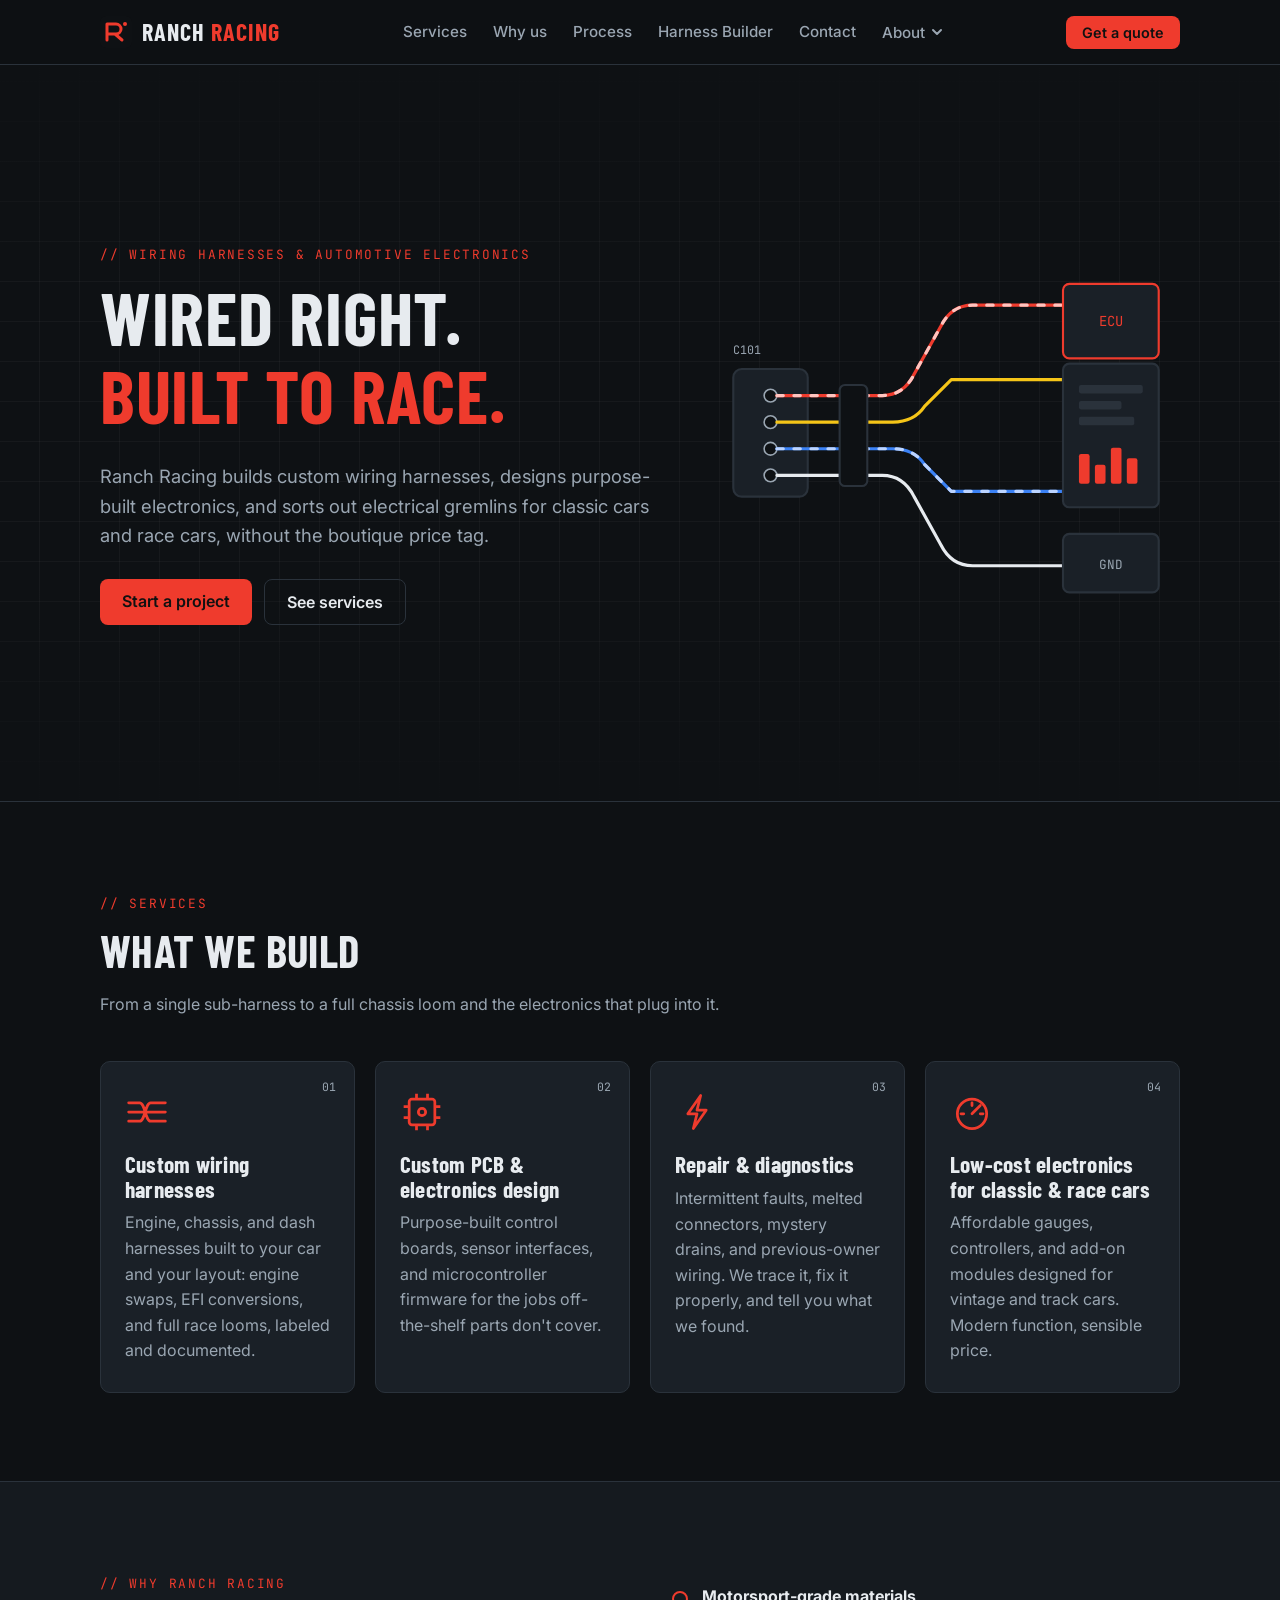
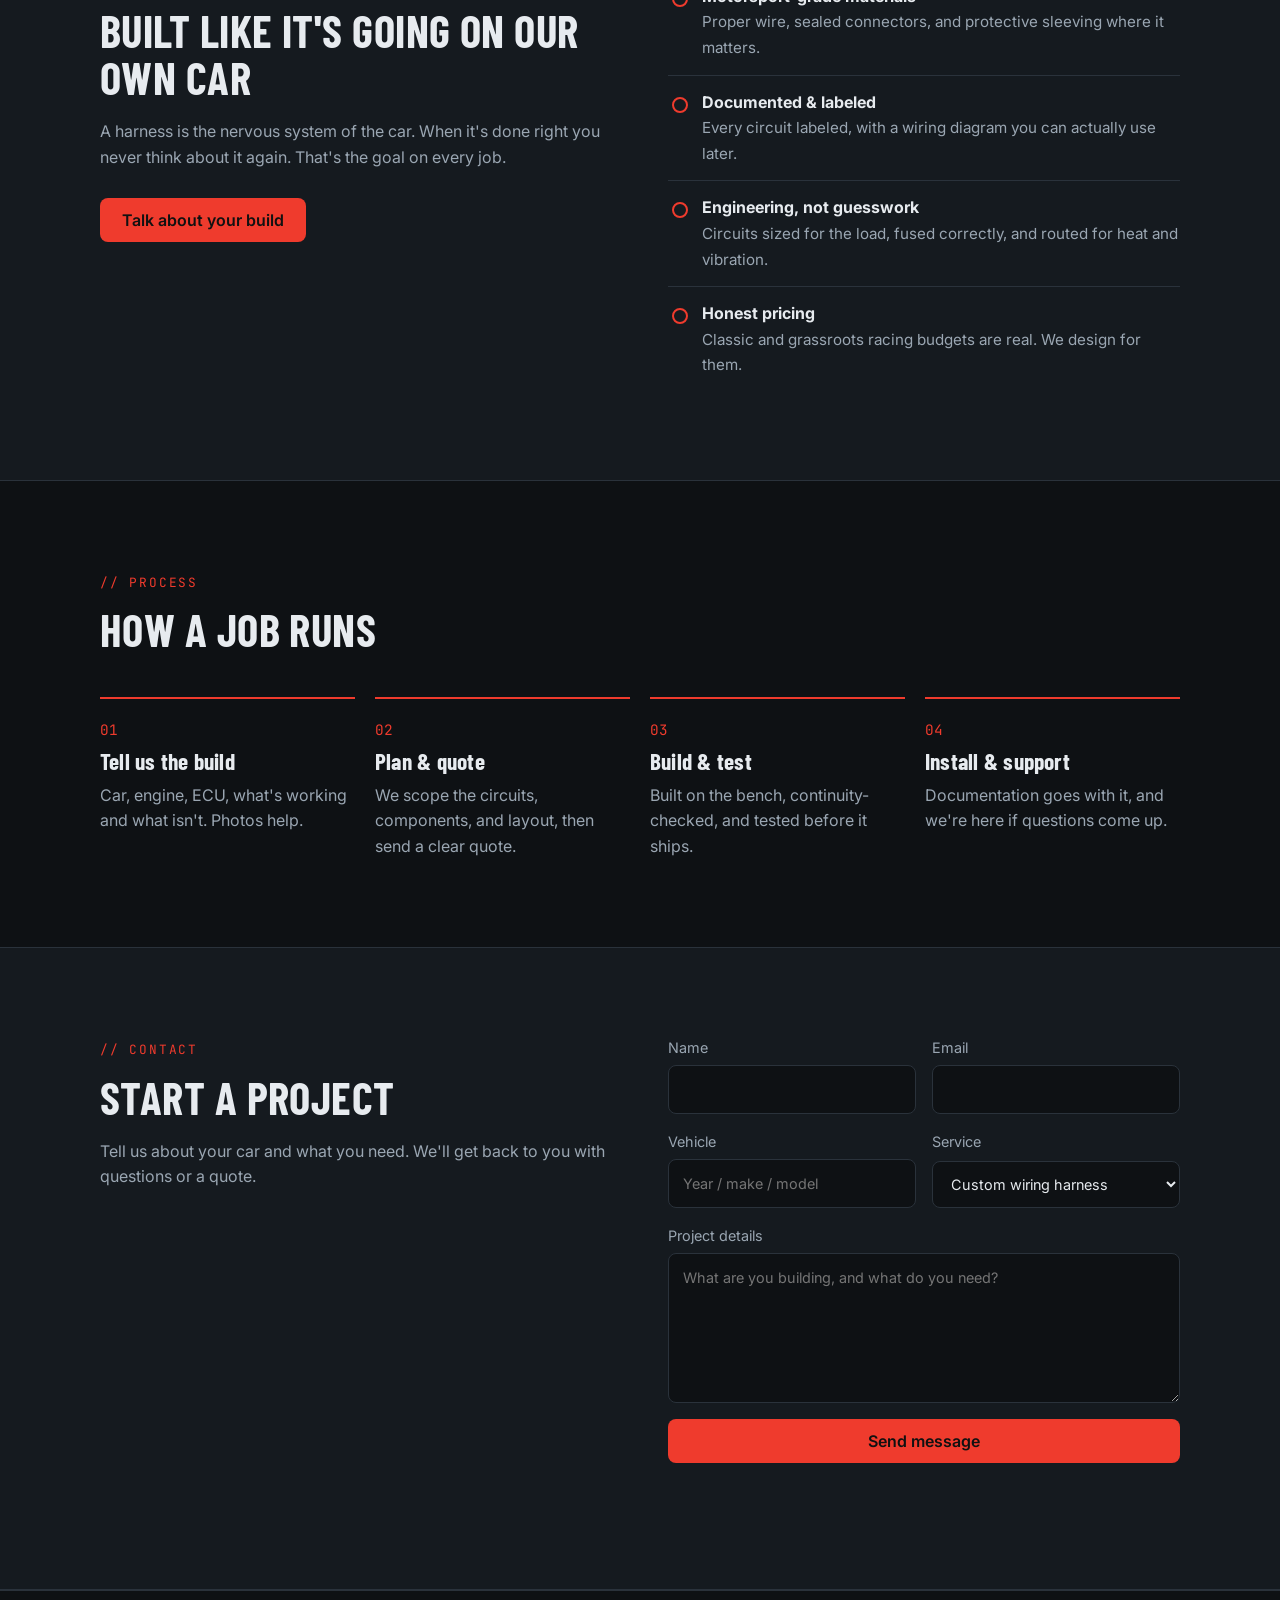
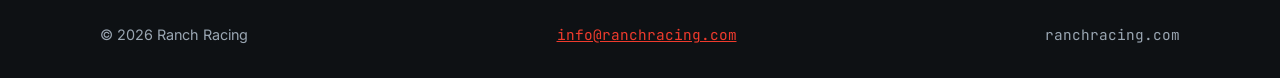
<file: index.html>
<!doctype html>
<html lang="en">
<head>
  <meta charset="utf-8">
  <!-- Google tag (gtag.js) -->
  <script async src="https://www.googletagmanager.com/gtag/js?id=G-PH9V430S9C"></script>
  <script>
    window.dataLayer = window.dataLayer || [];
    function gtag(){dataLayer.push(arguments);}
    gtag('js', new Date());

    gtag('config', 'G-PH9V430S9C');
  </script>
  <meta name="viewport" content="width=device-width, initial-scale=1">
  <title>Ranch Racing | Custom Wiring Harnesses & Automotive Electronics</title>
  <meta name="description" content="Ranch Racing builds custom wiring harnesses, designs custom PCBs and electronics, and repairs electrical systems for classic cars and race cars.">
  <link rel="canonical" href="https://ranchracing.com/">
  <link rel="icon" href="favicon.svg" type="image/svg+xml">
  <meta property="og:title" content="Ranch Racing">
  <meta property="og:description" content="Custom wiring harnesses and low-cost electronics for classic cars and race cars.">
  <meta property="og:url" content="https://ranchracing.com/">
  <meta property="og:type" content="website">
  <link rel="preconnect" href="https://fonts.googleapis.com">
  <link rel="preconnect" href="https://fonts.gstatic.com" crossorigin>
  <link href="https://fonts.googleapis.com/css2?family=Barlow+Condensed:wght@600;700&family=Inter:wght@400;500;600&family=JetBrains+Mono:wght@400;500&display=swap" rel="stylesheet">
  <link rel="stylesheet" href="site.css">
</head>
<body>

<header>
  <div class="wrap nav">
    <a class="brand" href="#top" aria-label="Ranch Racing home">
      <img src="favicon.svg" alt="">
      <span>Ranch <b>Racing</b></span>
    </a>
    <nav aria-label="Main">
      <ul>
        <li><a href="#services">Services</a></li>
        <li><a href="#why">Why us</a></li>
        <li><a href="#process">Process</a></li>
        <li><a href="builder.html">Harness Builder</a></li>
        <li><a href="#contact">Contact</a></li>
        <li class="dropdown">
          <button class="dd-toggle" type="button" aria-expanded="false" aria-controls="about-menu">About
            <svg viewBox="0 0 12 12" fill="none" stroke="currentColor" stroke-width="2" stroke-linecap="round" stroke-linejoin="round" aria-hidden="true"><path d="m2 4 4 4 4-4"/></svg>
          </button>
          <ul class="dd-menu" id="about-menu">
            <li><a href="projects.html">Projects</a></li>
            <li><a href="about.html">Who we are</a></li>
            <li><a href="info.html">General info</a></li>
          </ul>
        </li>
      </ul>
    </nav>
    <a class="btn" href="#contact">Get a quote</a>
  </div>
</header>

<main id="top">
  <section class="hero">
    <div class="wrap">
      <div>
        <span class="eyebrow">// Wiring harnesses &amp; automotive electronics</span>
        <h1>Wired right.<br><em>Built to race.</em></h1>
        <p class="lead">Ranch Racing builds custom wiring harnesses, designs purpose-built electronics, and sorts out electrical gremlins for classic cars and race cars, without the boutique price tag.</p>
        <div class="cta">
          <a class="btn" href="#contact">Start a project</a>
          <a class="btn ghost" href="#services">See services</a>
        </div>
      </div>
      <div class="art" aria-hidden="true">
        <svg class="schematic" viewBox="0 0 440 340">
          <!-- connector block -->
          <rect x="20" y="110" width="70" height="120" rx="8" fill="#1a2027" stroke="#2a323b" stroke-width="2"/>
          <g fill="#0e1114" stroke="#9aa6b2" stroke-width="1.5">
            <circle cx="55" cy="135" r="6"/><circle cx="55" cy="160" r="6"/><circle cx="55" cy="185" r="6"/><circle cx="55" cy="210" r="6"/>
          </g>
          <!-- wires -->
          <path class="wire" stroke="#ef3b2d" d="M61 135 H160 Q180 135 190 115 L215 70 Q225 50 245 50 H330"/>
          <path class="wire flow" stroke="#ffc4bf" d="M61 135 H160 Q180 135 190 115 L215 70 Q225 50 245 50 H330"/>
          <path class="wire" stroke="#f5c518" d="M61 160 H170 Q190 160 200 145 L225 120 H330"/>
          <path class="wire" stroke="#3b82f6" d="M61 185 H170 Q190 185 200 200 L225 225 H330"/>
          <path class="wire flow" stroke="#bcd4ff" d="M61 185 H170 Q190 185 200 200 L225 225 H330"/>
          <path class="wire" stroke="#e7ebef" d="M61 210 H160 Q180 210 190 230 L215 275 Q225 295 245 295 H330"/>
          <!-- heatshrink -->
          <rect x="120" y="125" width="26" height="95" rx="5" fill="#0e1114" stroke="#2a323b" stroke-width="2"/>
          <!-- module -->
          <rect x="330" y="30" width="90" height="70" rx="6" fill="#1a2027" stroke="#ef3b2d" stroke-width="2"/>
          <text x="375" y="70" fill="#ef3b2d" font-family="JetBrains Mono, monospace" font-size="13" text-anchor="middle">ECU</text>
          <rect x="330" y="105" width="90" height="135" rx="6" fill="#1a2027" stroke="#2a323b" stroke-width="2"/>
          <g fill="#2a323b"><rect x="345" y="125" width="60" height="8" rx="2"/><rect x="345" y="140" width="40" height="8" rx="2"/><rect x="345" y="155" width="52" height="8" rx="2"/></g>
          <g fill="#ef3b2d"><rect x="345" y="190" width="10" height="28" rx="2"/><rect x="360" y="200" width="10" height="18" rx="2"/><rect x="375" y="184" width="10" height="34" rx="2"/><rect x="390" y="194" width="10" height="24" rx="2"/></g>
          <rect x="330" y="265" width="90" height="55" rx="6" fill="#1a2027" stroke="#2a323b" stroke-width="2"/>
          <text x="375" y="298" fill="#9aa6b2" font-family="JetBrains Mono, monospace" font-size="12" text-anchor="middle">GND</text>
          <text x="20" y="96" fill="#9aa6b2" font-family="JetBrains Mono, monospace" font-size="11">C101</text>
        </svg>
      </div>
    </div>
  </section>

  <section id="services">
    <div class="wrap">
      <div class="section-head">
        <span class="eyebrow">// Services</span>
        <h2>What we build</h2>
        <p>From a single sub-harness to a full chassis loom and the electronics that plug into it.</p>
      </div>
      <div class="grid">
        <article class="card">
          <span class="tag mono">01</span>
          <svg class="icon" viewBox="0 0 48 48" fill="none" stroke="currentColor" stroke-width="3" stroke-linecap="round"><path d="M4 14h12c6 0 6 20 12 20h16M4 24h40M4 34h12c6 0 6-20 12-20h16"/></svg>
          <h3>Custom wiring harnesses</h3>
          <p>Engine, chassis, and dash harnesses built to your car and your layout: engine swaps, EFI conversions, and full race looms, labeled and documented.</p>
        </article>
        <article class="card">
          <span class="tag mono">02</span>
          <svg class="icon" viewBox="0 0 48 48" fill="none" stroke="currentColor" stroke-width="3" stroke-linejoin="round"><rect x="10" y="10" width="28" height="28" rx="3"/><path d="M18 4v6M30 4v6M18 38v6M30 38v6M4 18h6M4 30h6M38 18h6M38 30h6"/><circle cx="24" cy="24" r="4"/></svg>
          <h3>Custom PCB &amp; electronics design</h3>
          <p>Purpose-built control boards, sensor interfaces, and microcontroller firmware for the jobs off-the-shelf parts don't cover.</p>
        </article>
        <article class="card">
          <span class="tag mono">03</span>
          <svg class="icon" viewBox="0 0 48 48" fill="none" stroke="currentColor" stroke-width="3" stroke-linecap="round" stroke-linejoin="round"><path d="M28 6 14 26h10l-4 16 14-20H24z"/></svg>
          <h3>Repair &amp; diagnostics</h3>
          <p>Intermittent faults, melted connectors, mystery drains, and previous-owner wiring. We trace it, fix it properly, and tell you what we found.</p>
        </article>
        <article class="card">
          <span class="tag mono">04</span>
          <svg class="icon" viewBox="0 0 48 48" fill="none" stroke="currentColor" stroke-width="3" stroke-linecap="round"><circle cx="24" cy="26" r="16"/><path d="M24 26 33 17M12 26h3M33 26h3M24 14v3"/></svg>
          <h3>Low-cost electronics for classic &amp; race cars</h3>
          <p>Affordable gauges, controllers, and add-on modules designed for vintage and track cars. Modern function, sensible price.</p>
        </article>
      </div>
    </div>
  </section>

  <section id="why" class="alt">
    <div class="wrap split">
      <div>
        <span class="eyebrow">// Why Ranch Racing</span>
        <h2>Built like it's going on our own car</h2>
        <p style="color:var(--muted)">A harness is the nervous system of the car. When it's done right you never think about it again. That's the goal on every job.</p>
        <a class="btn" href="#contact" style="margin-top:12px">Talk about your build</a>
      </div>
      <ul class="checklist">
        <li><strong>Motorsport-grade materials</strong><span>Proper wire, sealed connectors, and protective sleeving where it matters.</span></li>
        <li><strong>Documented &amp; labeled</strong><span>Every circuit labeled, with a wiring diagram you can actually use later.</span></li>
        <li><strong>Engineering, not guesswork</strong><span>Circuits sized for the load, fused correctly, and routed for heat and vibration.</span></li>
        <li><strong>Honest pricing</strong><span>Classic and grassroots racing budgets are real. We design for them.</span></li>
      </ul>
    </div>
  </section>

  <section id="process">
    <div class="wrap">
      <div class="section-head">
        <span class="eyebrow">// Process</span>
        <h2>How a job runs</h2>
      </div>
      <div class="steps">
        <div class="step"><h3>Tell us the build</h3><p>Car, engine, ECU, what's working and what isn't. Photos help.</p></div>
        <div class="step"><h3>Plan &amp; quote</h3><p>We scope the circuits, components, and layout, then send a clear quote.</p></div>
        <div class="step"><h3>Build &amp; test</h3><p>Built on the bench, continuity-checked, and tested before it ships.</p></div>
        <div class="step"><h3>Install &amp; support</h3><p>Documentation goes with it, and we're here if questions come up.</p></div>
      </div>
    </div>
  </section>

  <section id="contact" class="alt">
    <div class="wrap split">
      <div>
        <span class="eyebrow">// Contact</span>
        <h2>Start a project</h2>
        <p style="color:var(--muted)">Tell us about your car and what you need. We'll get back to you with questions or a quote.</p>
      </div>
      <!-- Contact form submissions go to Formspree (formspree.io/f/xdeavprg) -->
      <form id="contact-form" class="js-formspree" action="https://formspree.io/f/xdeavprg" method="POST">
        <div class="row">
          <label>Name<input name="name" autocomplete="name" required></label>
          <label>Email<input type="email" name="email" autocomplete="email" required></label>
        </div>
        <div class="row">
          <label>Vehicle<input name="vehicle" placeholder="Year / make / model"></label>
          <label>Service
            <select name="service">
              <option>Custom wiring harness</option>
              <option>Custom PCB / electronics</option>
              <option>Repair &amp; diagnostics</option>
              <option>Classic / race car electronics</option>
              <option>Something else</option>
            </select>
          </label>
        </div>
        <label>Project details<textarea name="message" required placeholder="What are you building, and what do you need?"></textarea></label>
        <input class="hp" type="text" name="_gotcha" tabindex="-1" autocomplete="off" aria-hidden="true">
        <button class="btn" type="submit">Send message</button>
        <p class="form-status" id="form-status" role="status" aria-live="polite"></p>
      </form>
    </div>
  </section>
</main>

<footer>
  <div class="wrap">
    <span>&copy; <span id="year">2026</span> Ranch Racing</span>
    <a href="mailto:info@ranchracing.com" class="mono">info@ranchracing.com</a>
    <span class="mono">ranchracing.com</span>
  </div>
</footer>

<script src="site.js"></script>
</body>
</html>
</file>
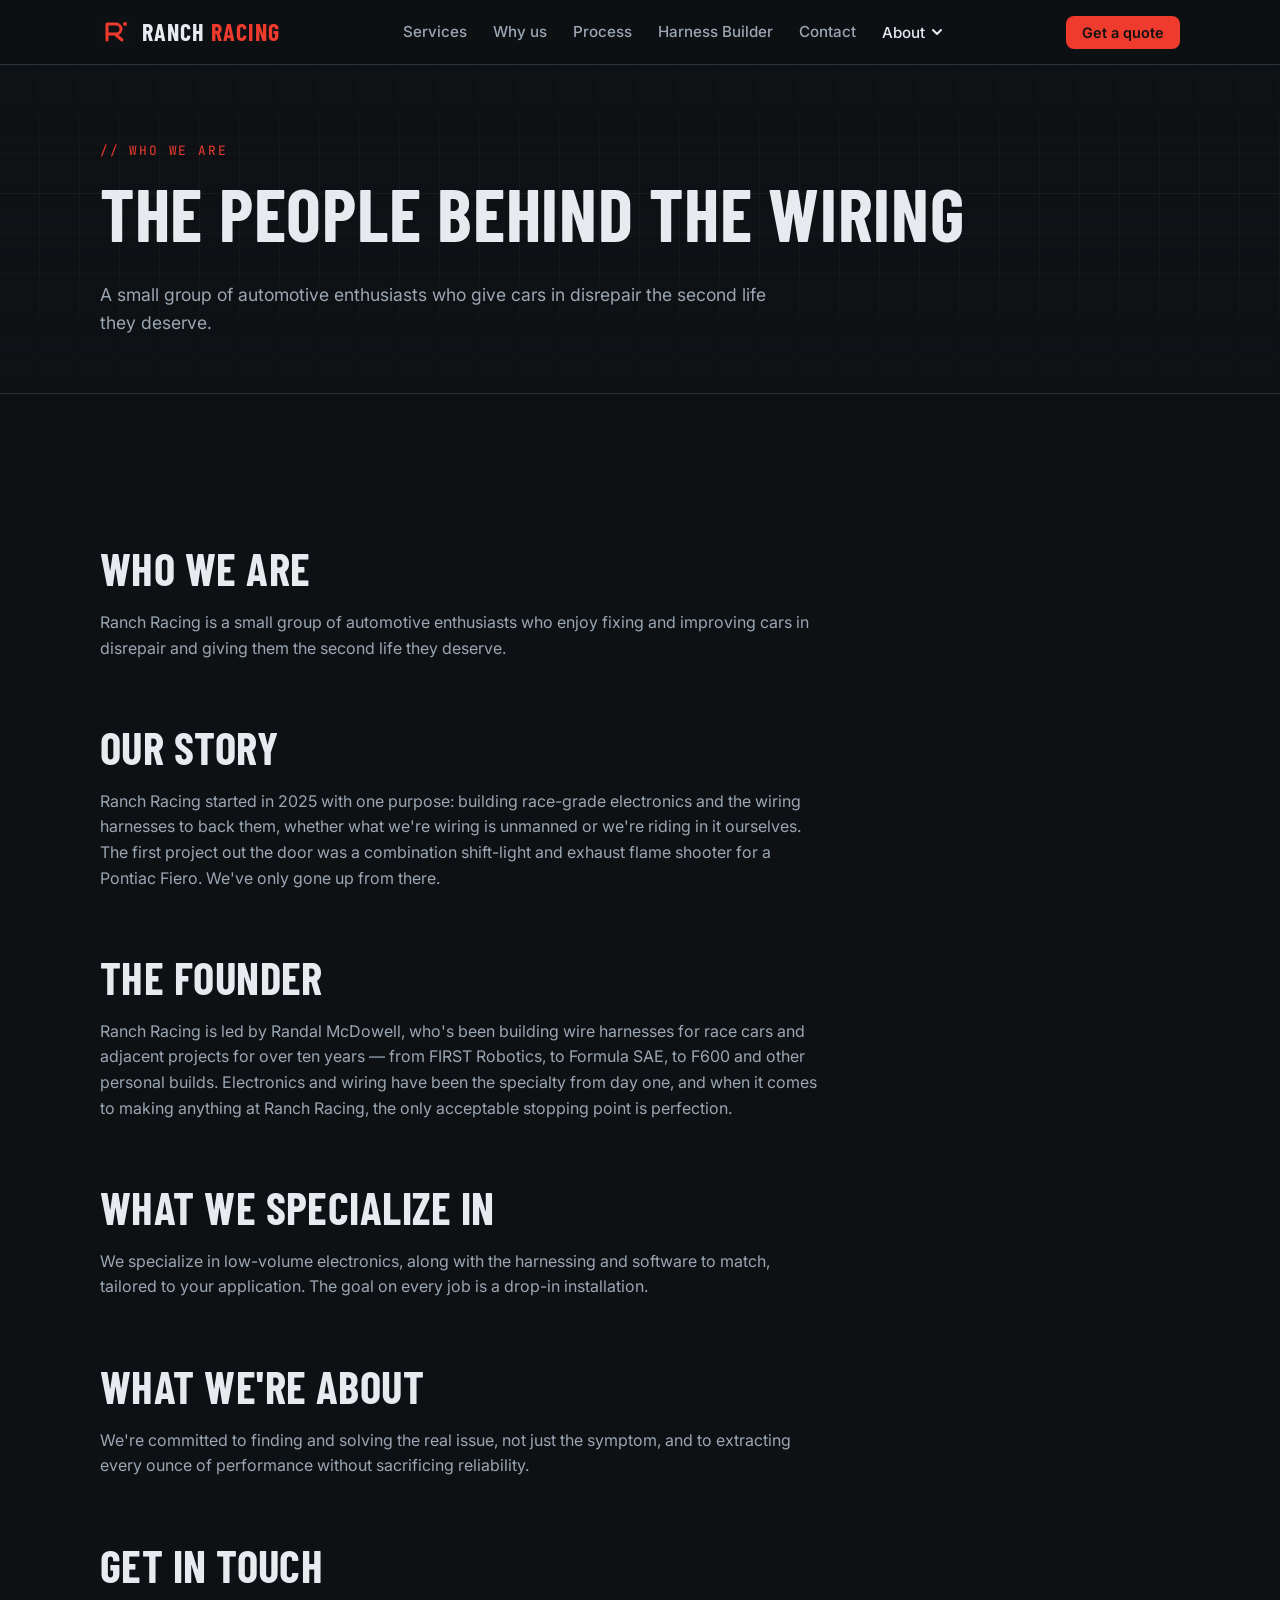
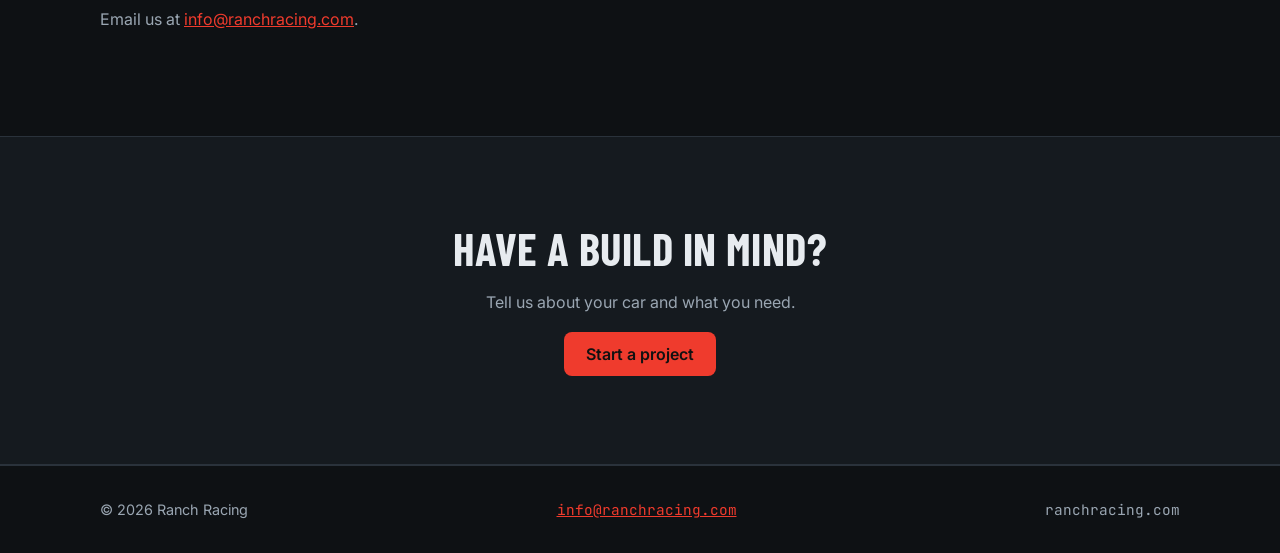
<file: about.html>
<!doctype html>
<html lang="en">
<head>
  <meta charset="utf-8">
  <!-- Google tag (gtag.js) -->
  <script async src="https://www.googletagmanager.com/gtag/js?id=G-PH9V430S9C"></script>
  <script>
    window.dataLayer = window.dataLayer || [];
    function gtag(){dataLayer.push(arguments);}
    gtag('js', new Date());

    gtag('config', 'G-PH9V430S9C');
  </script>
  <meta name="viewport" content="width=device-width, initial-scale=1">
  <title>Who we are | Ranch Racing</title>
  <meta name="description" content="Who is behind Ranch Racing, a wiring harness and automotive electronics shop.">
  <link rel="canonical" href="https://ranchracing.com/about.html">
  <link rel="icon" href="favicon.svg" type="image/svg+xml">
  <link rel="preconnect" href="https://fonts.googleapis.com">
  <link rel="preconnect" href="https://fonts.gstatic.com" crossorigin>
  <link href="https://fonts.googleapis.com/css2?family=Barlow+Condensed:wght@600;700&family=Inter:wght@400;500;600&family=JetBrains+Mono:wght@400;500&display=swap" rel="stylesheet">
  <link rel="stylesheet" href="site.css">
</head>
<body>

<header>
  <div class="wrap nav">
    <a class="brand" href="index.html" aria-label="Ranch Racing home">
      <img src="favicon.svg" alt="">
      <span>Ranch <b>Racing</b></span>
    </a>
    <nav aria-label="Main">
      <ul>
        <li><a href="index.html#services">Services</a></li>
        <li><a href="index.html#why">Why us</a></li>
        <li><a href="index.html#process">Process</a></li>
        <li><a href="builder.html">Harness Builder</a></li>
        <li><a href="index.html#contact">Contact</a></li>
        <li class="dropdown current">
          <button class="dd-toggle" type="button" aria-expanded="false" aria-controls="about-menu">About
            <svg viewBox="0 0 12 12" fill="none" stroke="currentColor" stroke-width="2" stroke-linecap="round" stroke-linejoin="round" aria-hidden="true"><path d="m2 4 4 4 4-4"/></svg>
          </button>
          <ul class="dd-menu" id="about-menu">
            <li><a href="projects.html">Projects</a></li>
            <li><a href="about.html" aria-current="page">Who we are</a></li>
            <li><a href="info.html">General info</a></li>
          </ul>
        </li>
      </ul>
    </nav>
    <a class="btn" href="index.html#contact">Get a quote</a>
  </div>
</header>

<main>
  <section class="page-hero">
    <div class="wrap">
      <span class="eyebrow">// Who we are</span>
      <h1>The people behind the wiring</h1>
      <p>A small group of automotive enthusiasts who give cars in disrepair the second life they deserve.</p>
    </div>
  </section>

  <section>
    <div class="wrap">
      <div class="prose">
        <h2>Who we are</h2>
        <p>Ranch Racing is a small group of automotive enthusiasts who enjoy fixing and improving cars in disrepair and giving them the second life they deserve.</p>
        <h2>Our story</h2>
        <p>Ranch Racing started in 2025 with one purpose: building race-grade electronics and the wiring harnesses to back them, whether what we're wiring is unmanned or we're riding in it ourselves. The first project out the door was a combination shift-light and exhaust flame shooter for a Pontiac Fiero. We've only gone up from there.</p>
        <h2>The founder</h2>
        <p>Ranch Racing is led by Randal McDowell, who's been building wire harnesses for race cars and adjacent projects for over ten years &mdash; from FIRST Robotics, to Formula SAE, to F600 and other personal builds. Electronics and wiring have been the specialty from day one, and when it comes to making anything at Ranch Racing, the only acceptable stopping point is perfection.</p>
        <h2>What we specialize in</h2>
        <p>We specialize in low-volume electronics, along with the harnessing and software to match, tailored to your application. The goal on every job is a drop-in installation.</p>
        <h2>What we're about</h2>
        <p>We're committed to finding and solving the real issue, not just the symptom, and to extracting every ounce of performance without sacrificing reliability.</p>
        <h2>Get in touch</h2>
        <p>Email us at <a href="mailto:info@ranchracing.com">info@ranchracing.com</a>.</p>
      </div>
    </div>
  </section>

  <section class="alt cta-band">
    <div class="wrap">
      <h2>Have a build in mind?</h2>
      <p>Tell us about your car and what you need.</p>
      <a class="btn" href="index.html#contact">Start a project</a>
    </div>
  </section>
</main>

<footer>
  <div class="wrap">
    <span>&copy; <span id="year">2026</span> Ranch Racing</span>
    <a href="mailto:info@ranchracing.com" class="mono">info@ranchracing.com</a>
    <span class="mono">ranchracing.com</span>
  </div>
</footer>

<script src="site.js"></script>
</body>
</html>
</file>
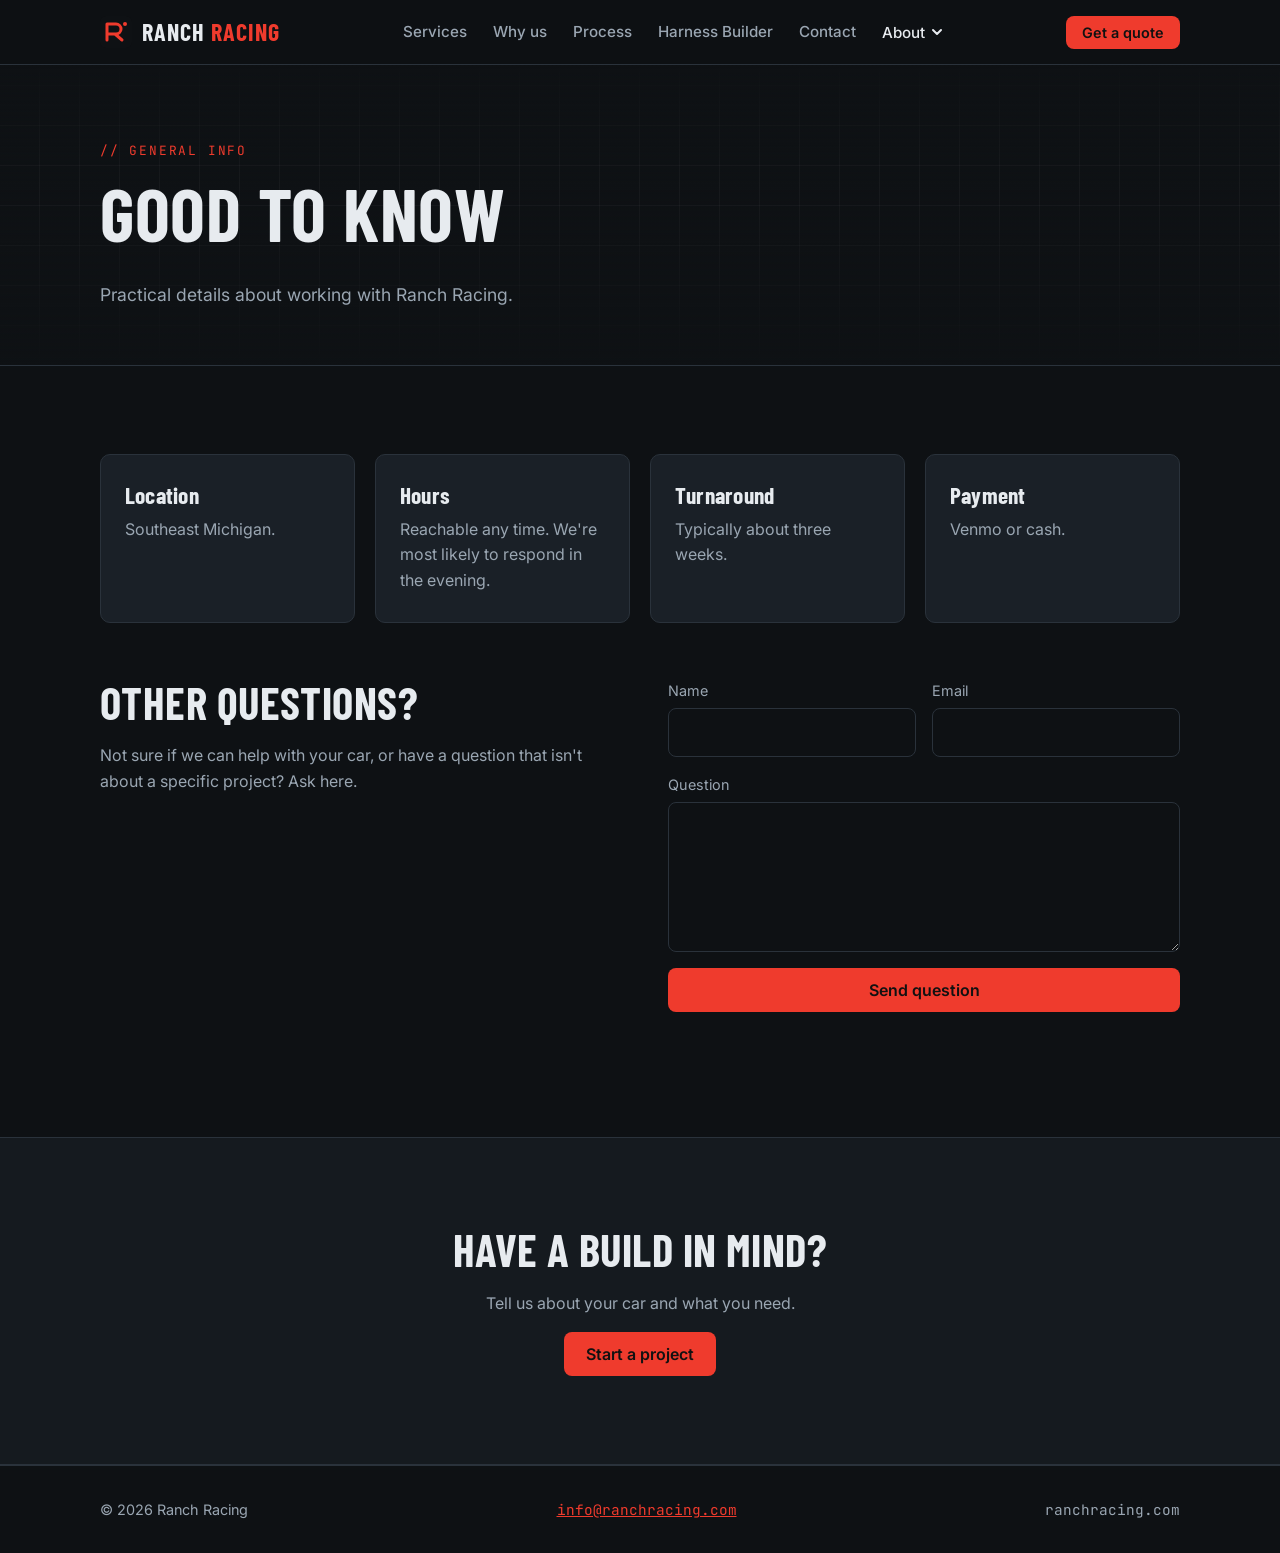
<file: info.html>
<!doctype html>
<html lang="en">
<head>
  <meta charset="utf-8">
  <!-- Google tag (gtag.js) -->
  <script async src="https://www.googletagmanager.com/gtag/js?id=G-PH9V430S9C"></script>
  <script>
    window.dataLayer = window.dataLayer || [];
    function gtag(){dataLayer.push(arguments);}
    gtag('js', new Date());

    gtag('config', 'G-PH9V430S9C');
  </script>
  <meta name="viewport" content="width=device-width, initial-scale=1">
  <title>General info | Ranch Racing</title>
  <meta name="description" content="Location, hours, turnaround and payment details for Ranch Racing, plus a form for general questions.">
  <link rel="canonical" href="https://ranchracing.com/info.html">
  <link rel="icon" href="favicon.svg" type="image/svg+xml">
  <link rel="preconnect" href="https://fonts.googleapis.com">
  <link rel="preconnect" href="https://fonts.gstatic.com" crossorigin>
  <link href="https://fonts.googleapis.com/css2?family=Barlow+Condensed:wght@600;700&family=Inter:wght@400;500;600&family=JetBrains+Mono:wght@400;500&display=swap" rel="stylesheet">
  <link rel="stylesheet" href="site.css">
</head>
<body>

<header>
  <div class="wrap nav">
    <a class="brand" href="index.html" aria-label="Ranch Racing home">
      <img src="favicon.svg" alt="">
      <span>Ranch <b>Racing</b></span>
    </a>
    <nav aria-label="Main">
      <ul>
        <li><a href="index.html#services">Services</a></li>
        <li><a href="index.html#why">Why us</a></li>
        <li><a href="index.html#process">Process</a></li>
        <li><a href="builder.html">Harness Builder</a></li>
        <li><a href="index.html#contact">Contact</a></li>
        <li class="dropdown current">
          <button class="dd-toggle" type="button" aria-expanded="false" aria-controls="about-menu">About
            <svg viewBox="0 0 12 12" fill="none" stroke="currentColor" stroke-width="2" stroke-linecap="round" stroke-linejoin="round" aria-hidden="true"><path d="m2 4 4 4 4-4"/></svg>
          </button>
          <ul class="dd-menu" id="about-menu">
            <li><a href="projects.html">Projects</a></li>
            <li><a href="about.html">Who we are</a></li>
            <li><a href="info.html" aria-current="page">General info</a></li>
          </ul>
        </li>
      </ul>
    </nav>
    <a class="btn" href="index.html#contact">Get a quote</a>
  </div>
</header>

<main>
  <section class="page-hero">
    <div class="wrap">
      <span class="eyebrow">// General info</span>
      <h1>Good to know</h1>
      <p>Practical details about working with Ranch Racing.</p>
    </div>
  </section>

  <section>
    <div class="wrap">
      <div class="info-grid">
        <div class="card"><h3>Location</h3><p>Southeast Michigan.</p></div>
        <div class="card"><h3>Hours</h3><p>Reachable any time. We're most likely to respond in the evening.</p></div>
        <div class="card"><h3>Turnaround</h3><p>Typically about three weeks.</p></div>
        <div class="card"><h3>Payment</h3><p>Venmo or cash.</p></div>
      </div>
      <div class="split">
        <div>
          <h2>Other questions?</h2>
          <p style="color:var(--muted)">Not sure if we can help with your car, or have a question that isn't about a specific project? Ask here.</p>
        </div>
        <form class="js-formspree" action="https://formspree.io/f/xdeavprg" method="POST">
          <input type="hidden" name="_subject" value="General question from ranchracing.com">
          <div class="row">
            <label>Name<input name="name" autocomplete="name" required></label>
            <label>Email<input type="email" name="email" autocomplete="email" required></label>
          </div>
          <label>Question<textarea name="message" required></textarea></label>
          <input class="hp" type="text" name="_gotcha" tabindex="-1" autocomplete="off" aria-hidden="true">
          <button class="btn" type="submit">Send question</button>
          <p class="form-status" role="status" aria-live="polite"></p>
        </form>
      </div>
    </div>
  </section>

  <section class="alt cta-band">
    <div class="wrap">
      <h2>Have a build in mind?</h2>
      <p>Tell us about your car and what you need.</p>
      <a class="btn" href="index.html#contact">Start a project</a>
    </div>
  </section>
</main>

<footer>
  <div class="wrap">
    <span>&copy; <span id="year">2026</span> Ranch Racing</span>
    <a href="mailto:info@ranchracing.com" class="mono">info@ranchracing.com</a>
    <span class="mono">ranchracing.com</span>
  </div>
</footer>

<script src="site.js"></script>
</body>
</html>
</file>
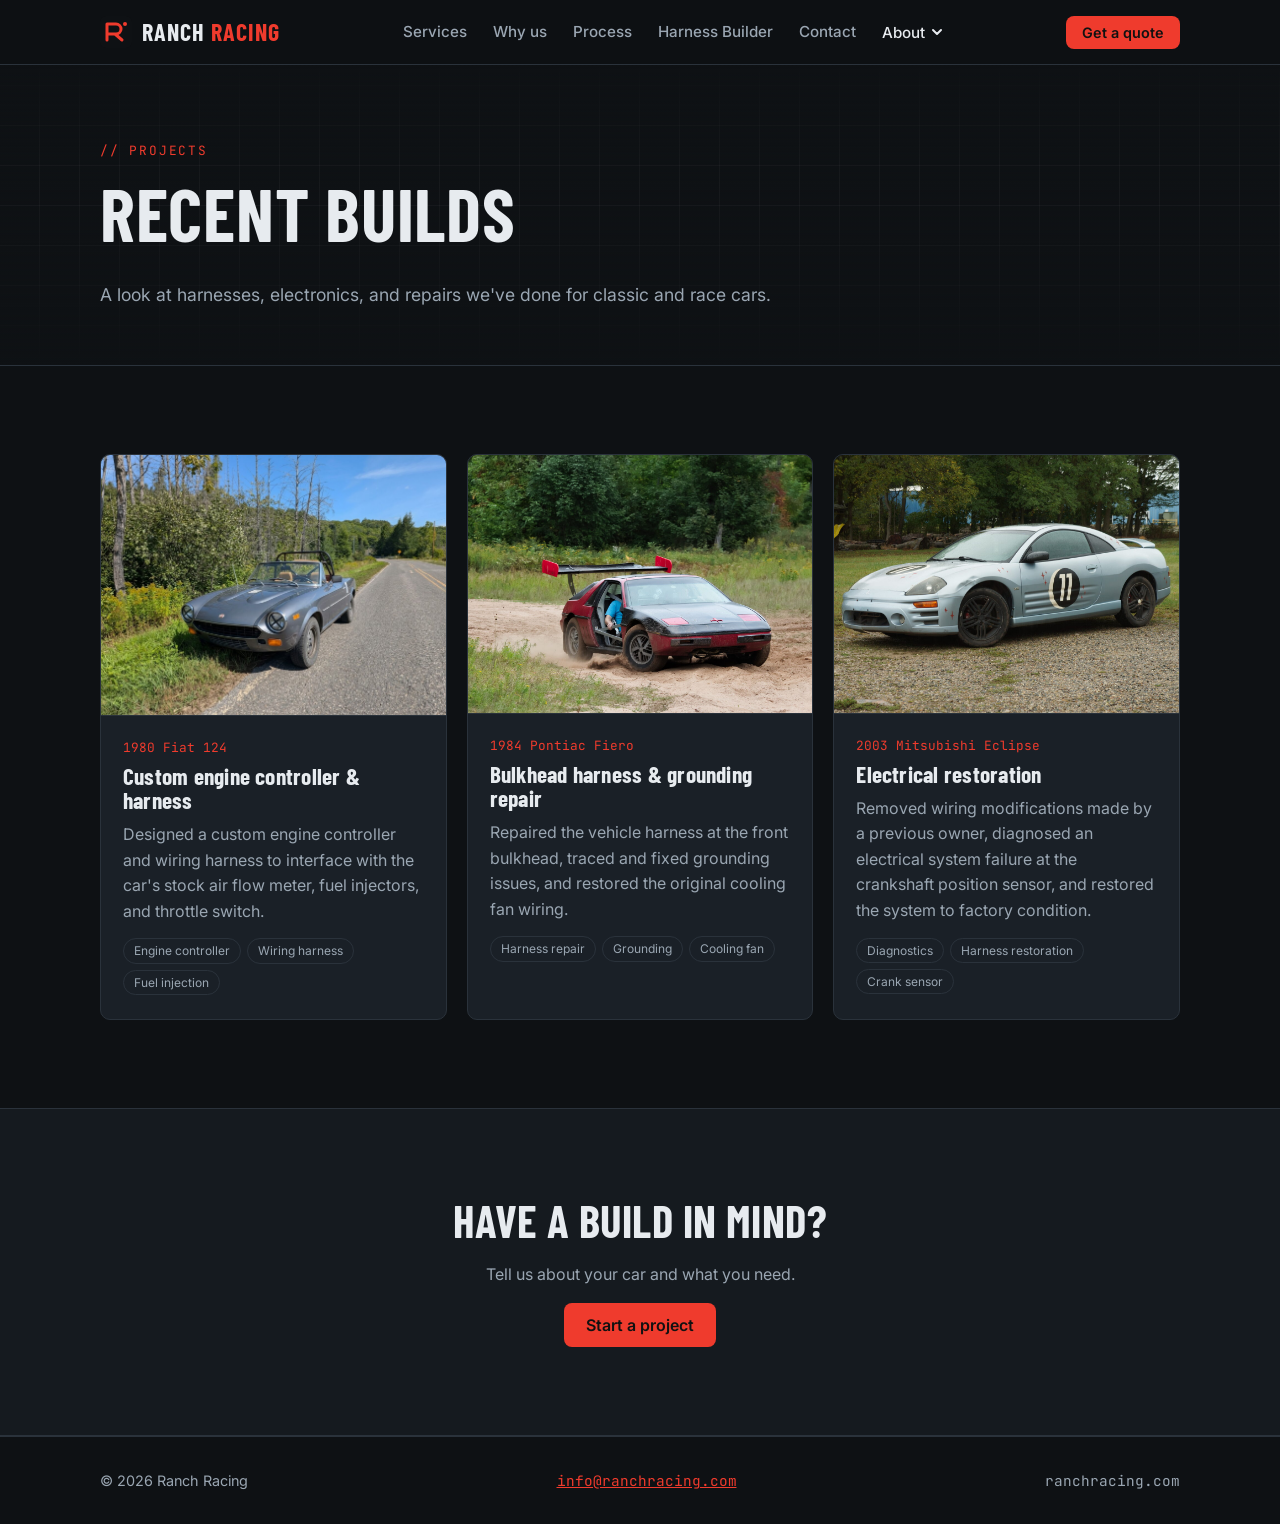
<file: projects.html>
<!doctype html>
<html lang="en">
<head>
  <meta charset="utf-8">
  <!-- Google tag (gtag.js) -->
  <script async src="https://www.googletagmanager.com/gtag/js?id=G-PH9V430S9C"></script>
  <script>
    window.dataLayer = window.dataLayer || [];
    function gtag(){dataLayer.push(arguments);}
    gtag('js', new Date());

    gtag('config', 'G-PH9V430S9C');
  </script>
  <meta name="viewport" content="width=device-width, initial-scale=1">
  <title>Projects | Ranch Racing</title>
  <meta name="description" content="Wiring harness and electronics projects built by Ranch Racing for classic cars and race cars.">
  <link rel="canonical" href="https://ranchracing.com/projects.html">
  <link rel="icon" href="favicon.svg" type="image/svg+xml">
  <link rel="preconnect" href="https://fonts.googleapis.com">
  <link rel="preconnect" href="https://fonts.gstatic.com" crossorigin>
  <link href="https://fonts.googleapis.com/css2?family=Barlow+Condensed:wght@600;700&family=Inter:wght@400;500;600&family=JetBrains+Mono:wght@400;500&display=swap" rel="stylesheet">
  <link rel="stylesheet" href="site.css">
</head>
<body>

<header>
  <div class="wrap nav">
    <a class="brand" href="index.html" aria-label="Ranch Racing home">
      <img src="favicon.svg" alt="">
      <span>Ranch <b>Racing</b></span>
    </a>
    <nav aria-label="Main">
      <ul>
        <li><a href="index.html#services">Services</a></li>
        <li><a href="index.html#why">Why us</a></li>
        <li><a href="index.html#process">Process</a></li>
        <li><a href="builder.html">Harness Builder</a></li>
        <li><a href="index.html#contact">Contact</a></li>
        <li class="dropdown current">
          <button class="dd-toggle" type="button" aria-expanded="false" aria-controls="about-menu">About
            <svg viewBox="0 0 12 12" fill="none" stroke="currentColor" stroke-width="2" stroke-linecap="round" stroke-linejoin="round" aria-hidden="true"><path d="m2 4 4 4 4-4"/></svg>
          </button>
          <ul class="dd-menu" id="about-menu">
            <li><a href="projects.html" aria-current="page">Projects</a></li>
            <li><a href="about.html">Who we are</a></li>
            <li><a href="info.html">General info</a></li>
          </ul>
        </li>
      </ul>
    </nav>
    <a class="btn" href="index.html#contact">Get a quote</a>
  </div>
</header>

<main>
  <section class="page-hero">
    <div class="wrap">
      <span class="eyebrow">// Projects</span>
      <h1>Recent builds</h1>
      <p>A look at harnesses, electronics, and repairs we've done for classic and race cars.</p>
    </div>
  </section>

  <section>
    <div class="wrap">
      <div class="grid">
        <article class="card project">
          <div class="photo"><img src="img/projects/fiat.jpg" alt="1980 Fiat 124 Spider roadster, parked on a wooded roadside" loading="lazy"></div>
          <div class="body">
            <span class="vehicle mono">1980 Fiat 124</span>
            <h3>Custom engine controller &amp; harness</h3>
            <p>Designed a custom engine controller and wiring harness to interface with the car's stock air flow meter, fuel injectors, and throttle switch.</p>
            <div class="chips"><span>Engine controller</span><span>Wiring harness</span><span>Fuel injection</span></div>
          </div>
        </article>
        <article class="card project">
          <div class="photo"><img src="img/projects/fiero.jpg" alt="1984 Pontiac Fiero rally car, number 11, sliding through a dirt corner" loading="lazy"></div>
          <div class="body">
            <span class="vehicle mono">1984 Pontiac Fiero</span>
            <h3>Bulkhead harness &amp; grounding repair</h3>
            <p>Repaired the vehicle harness at the front bulkhead, traced and fixed grounding issues, and restored the original cooling fan wiring.</p>
            <div class="chips"><span>Harness repair</span><span>Grounding</span><span>Cooling fan</span></div>
          </div>
        </article>
        <article class="card project">
          <div class="photo"><img src="img/projects/eclipse.jpg" alt="2003 Mitsubishi Eclipse track car, number 11, parked by the woods" loading="lazy"></div>
          <div class="body">
            <span class="vehicle mono">2003 Mitsubishi Eclipse</span>
            <h3>Electrical restoration</h3>
            <p>Removed wiring modifications made by a previous owner, diagnosed an electrical system failure at the crankshaft position sensor, and restored the system to factory condition.</p>
            <div class="chips"><span>Diagnostics</span><span>Harness restoration</span><span>Crank sensor</span></div>
          </div>
        </article>
      </div>
    </div>
  </section>

  <section class="alt cta-band">
    <div class="wrap">
      <h2>Have a build in mind?</h2>
      <p>Tell us about your car and what you need.</p>
      <a class="btn" href="index.html#contact">Start a project</a>
    </div>
  </section>
</main>

<footer>
  <div class="wrap">
    <span>&copy; <span id="year">2026</span> Ranch Racing</span>
    <a href="mailto:info@ranchracing.com" class="mono">info@ranchracing.com</a>
    <span class="mono">ranchracing.com</span>
  </div>
</footer>

<script src="site.js"></script>
</body>
</html>
</file>
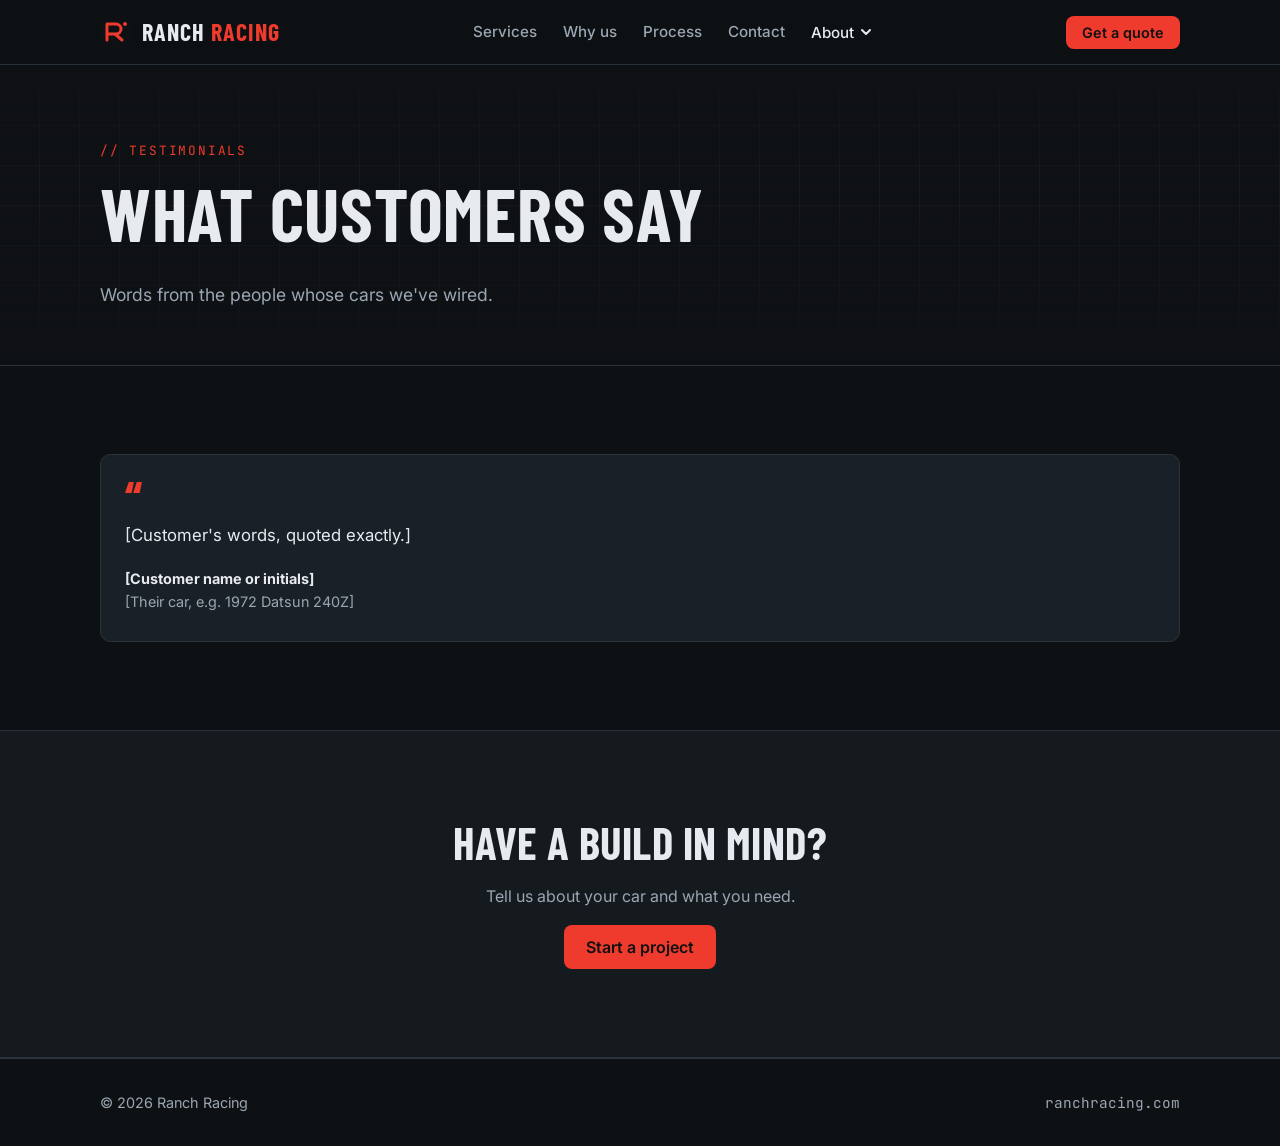
<file: testimonials.html>
<!doctype html>
<html lang="en">
<head>
  <meta charset="utf-8">
  <meta name="viewport" content="width=device-width, initial-scale=1">
  <title>Testimonials | Ranch Racing</title>
  <meta name="description" content="What Ranch Racing customers say about their wiring harnesses and electronics work.">
  <link rel="canonical" href="https://ranchracing.com/testimonials.html">
  <link rel="icon" href="favicon.svg" type="image/svg+xml">
  <link rel="preconnect" href="https://fonts.googleapis.com">
  <link rel="preconnect" href="https://fonts.gstatic.com" crossorigin>
  <link href="https://fonts.googleapis.com/css2?family=Barlow+Condensed:wght@600;700&family=Inter:wght@400;500;600&family=JetBrains+Mono:wght@400;500&display=swap" rel="stylesheet">
  <link rel="stylesheet" href="site.css">
</head>
<body>

<header>
  <div class="wrap nav">
    <a class="brand" href="index.html" aria-label="Ranch Racing home">
      <img src="favicon.svg" alt="">
      <span>Ranch <b>Racing</b></span>
    </a>
    <nav aria-label="Main">
      <ul>
        <li><a href="index.html#services">Services</a></li>
        <li><a href="index.html#why">Why us</a></li>
        <li><a href="index.html#process">Process</a></li>
        <li><a href="index.html#contact">Contact</a></li>
        <li class="dropdown current">
          <button class="dd-toggle" type="button" aria-expanded="false" aria-controls="about-menu">About
            <svg viewBox="0 0 12 12" fill="none" stroke="currentColor" stroke-width="2" stroke-linecap="round" stroke-linejoin="round" aria-hidden="true"><path d="m2 4 4 4 4-4"/></svg>
          </button>
          <ul class="dd-menu" id="about-menu">
            <li><a href="projects.html">Projects</a></li>
            <li><a href="about.html">Who we are</a></li>
            <li><a href="testimonials.html" aria-current="page">Testimonials</a></li>
            <li><a href="info.html">General info</a></li>
          </ul>
        </li>
      </ul>
    </nav>
    <a class="btn" href="index.html#contact">Get a quote</a>
  </div>
</header>

<main>
  <section class="page-hero">
    <div class="wrap">
      <span class="eyebrow">// Testimonials</span>
      <h1>What customers say</h1>
      <p>Words from the people whose cars we've wired.</p>
    </div>
  </section>

  <section>
    <div class="wrap">
      <div class="grid">
        <!-- TESTIMONIAL: copy this <figure> block once per review. Use real customer words, with their permission. -->
        <figure class="card quote">
          <blockquote>[Customer's words, quoted exactly.]</blockquote>
          <figcaption><strong>[Customer name or initials]</strong>[Their car, e.g. 1972 Datsun 240Z]</figcaption>
        </figure>
      </div>
    </div>
  </section>

  <section class="alt cta-band">
    <div class="wrap">
      <h2>Have a build in mind?</h2>
      <p>Tell us about your car and what you need.</p>
      <a class="btn" href="index.html#contact">Start a project</a>
    </div>
  </section>
</main>

<footer>
  <div class="wrap">
    <span>&copy; <span id="year">2026</span> Ranch Racing</span>
    <span class="mono">ranchracing.com</span>
  </div>
</footer>

<script src="site.js"></script>
</body>
</html>
</file>
<file: site.css>
:root {
  --bg: #0e1114;
  --bg-2: #151a1f;
  --panel: #1a2027;
  --line: #2a323b;
  --text: #e7ebef;
  --muted: #9aa6b2;
  --accent: #ef3b2d;
  --accent-2: #ff6b5e;
  --ok: #3ddc84;
  --radius: 10px;
  --wrap: 1120px;
}
* { box-sizing: border-box; }
html { scroll-behavior: smooth; }
body {
  margin: 0;
  background: var(--bg);
  color: var(--text);
  font: 16px/1.6 Inter, system-ui, -apple-system, Segoe UI, Roboto, sans-serif;
  -webkit-font-smoothing: antialiased;
}
a { color: var(--accent); }
img, svg { max-width: 100%; display: block; }
.wrap { max-width: var(--wrap); margin: 0 auto; padding: 0 20px; }
.mono { font-family: "JetBrains Mono", ui-monospace, monospace; }
h1, h2, h3 { font-family: "Barlow Condensed", Inter, sans-serif; letter-spacing: .01em; line-height: 1.05; margin: 0 0 .4em; }
h1 { font-size: clamp(2.6rem, 7vw, 4.6rem); text-transform: uppercase; }
h2 { font-size: clamp(2rem, 4.5vw, 2.8rem); text-transform: uppercase; }
h3 { font-size: 1.45rem; }
p { margin: 0 0 1em; }
.eyebrow {
  font-family: "JetBrains Mono", monospace; font-size: .8rem; color: var(--accent);
  text-transform: uppercase; letter-spacing: .14em; margin-bottom: .8rem; display: inline-block;
}

/* Header */
header {
  position: sticky; top: 0; z-index: 10;
  background: rgba(14,17,20,.88); backdrop-filter: blur(8px);
  border-bottom: 1px solid var(--line);
}
.nav { display: flex; align-items: center; justify-content: space-between; height: 64px; gap: 16px; }
.brand { display: flex; align-items: center; gap: 10px; text-decoration: none; color: var(--text); }
.brand img { width: 32px; height: 32px; }
.brand span { font-family: "Barlow Condensed", sans-serif; font-weight: 700; font-size: 1.5rem; text-transform: uppercase; letter-spacing: .04em; }
.brand b { color: var(--accent); font-weight: 700; }
nav ul { list-style: none; display: flex; align-items: center; gap: 26px; margin: 0; padding: 0; }
nav a { color: var(--muted); text-decoration: none; font-weight: 500; font-size: .95rem; }
nav a:hover, nav a[aria-current="page"] { color: var(--text); }

/* About drop-down */
.dropdown { position: relative; }
.dd-toggle {
  display: flex; align-items: center; gap: 6px; background: none; border: 0; padding: 0; cursor: pointer;
  color: var(--muted); font: 500 .95rem Inter, sans-serif;
}
.dd-toggle:hover, .dd-toggle[aria-expanded="true"], .dropdown.current .dd-toggle { color: var(--text); }
.dd-toggle svg { width: 12px; height: 12px; transition: transform .15s; }
.dd-toggle[aria-expanded="true"] svg { transform: rotate(180deg); }
.dd-menu {
  position: absolute; top: calc(100% + 14px); right: 0; min-width: 200px;
  display: none; flex-direction: column; gap: 0; padding: 6px;
  background: var(--panel); border: 1px solid var(--line); border-radius: var(--radius);
  box-shadow: 0 12px 32px rgba(0,0,0,.45);
}
.dd-menu::before { content: ""; position: absolute; left: 0; right: 0; top: -14px; height: 14px; } /* hover bridge */
.dd-menu.open { display: flex; }
@media (hover: hover) and (pointer: fine) { .dropdown:hover .dd-menu { display: flex; } }
.dd-menu a { display: block; padding: 10px 12px; border-radius: 6px; }
.dd-menu a:hover, .dd-menu a:focus-visible { background: var(--bg-2); color: var(--text); outline: none; }
.dd-menu a[aria-current="page"] { color: var(--accent); }
.btn {
  display: inline-block; background: var(--accent); color: #111; font-weight: 600;
  padding: 12px 22px; border-radius: 8px; text-decoration: none; border: 0; cursor: pointer;
  font: 600 1rem Inter, sans-serif; transition: background .15s;
}
.btn:hover { background: var(--accent-2); }
.btn.ghost { background: transparent; color: var(--text); border: 1px solid var(--line); }
.btn.ghost:hover { border-color: var(--accent); }
.nav .btn { padding: 8px 16px; font-size: .9rem; }
@media (max-width: 760px) {
  nav > ul > li:not(.dropdown) { display: none; }
  .nav { gap: 12px; }
  .nav .btn { padding: 7px 12px; font-size: .85rem; }
  .brand span { font-size: 1.3rem; }
}
@media (max-width: 380px) { .brand span { display: none; } }

/* Hero */
.hero {
  position: relative; overflow: hidden; border-bottom: 1px solid var(--line);
  background:
    linear-gradient(var(--bg) 0, transparent 30%, transparent 70%, var(--bg) 100%),
    repeating-linear-gradient(0deg, transparent 0 39px, rgba(255,255,255,.035) 39px 40px),
    repeating-linear-gradient(90deg, transparent 0 39px, rgba(255,255,255,.035) 39px 40px);
}
.hero .wrap { display: grid; grid-template-columns: 1.1fr .9fr; gap: 40px; align-items: center; padding-top: 88px; padding-bottom: 88px; }
.hero p.lead { font-size: 1.15rem; color: var(--muted); max-width: 34em; }
.hero h1 em { font-style: normal; color: var(--accent); }
.cta { display: flex; gap: 12px; flex-wrap: wrap; margin-top: 28px; }
.schematic { width: 100%; height: auto; }
.schematic .wire { fill: none; stroke-width: 3; stroke-linecap: round; stroke-linejoin: round; }
.schematic .flow { stroke-dasharray: 6 10; animation: flow 1.6s linear infinite; }
@keyframes flow { to { stroke-dashoffset: -32; } }
@media (prefers-reduced-motion: reduce) { .schematic .flow { animation: none; } html { scroll-behavior: auto; } }
@media (max-width: 860px) {
  .hero .wrap { grid-template-columns: 1fr; padding-top: 56px; padding-bottom: 56px; }
  .hero .art { max-width: 460px; }
}

/* Sections */
section { padding: 88px 0; }
section.alt { background: var(--bg-2); border-top: 1px solid var(--line); border-bottom: 1px solid var(--line); }
.section-head { max-width: 640px; margin-bottom: 44px; }
.section-head p { color: var(--muted); }

.grid { display: grid; gap: 20px; grid-template-columns: repeat(auto-fit, minmax(240px, 1fr)); }
.card {
  background: var(--panel); border: 1px solid var(--line); border-radius: var(--radius);
  padding: 28px 24px; position: relative; transition: border-color .15s, transform .15s;
}
.card:hover { border-color: var(--accent); transform: translateY(-2px); }
.card .icon { width: 44px; height: 44px; margin-bottom: 18px; color: var(--accent); }
.card p { color: var(--muted); margin: 0; }
.card .tag { position: absolute; top: 16px; right: 18px; font-size: .72rem; color: var(--muted); }

.split { display: grid; grid-template-columns: 1fr 1fr; gap: 56px; align-items: start; }
@media (max-width: 860px) { .split { grid-template-columns: 1fr; gap: 32px; } }
.checklist { list-style: none; padding: 0; margin: 0; }
.checklist li { padding: 14px 0 14px 34px; border-bottom: 1px solid var(--line); position: relative; }
.checklist li:last-child { border-bottom: 0; }
.checklist li::before {
  content: ""; position: absolute; left: 4px; top: 21px; width: 12px; height: 12px;
  border: 2px solid var(--accent); border-radius: 50%;
}
.checklist strong { display: block; }
.checklist span { color: var(--muted); font-size: .95rem; }

.steps { counter-reset: step; display: grid; gap: 20px; grid-template-columns: repeat(auto-fit, minmax(200px, 1fr)); }
.step { border-top: 2px solid var(--accent); padding-top: 18px; }
.step::before { counter-increment: step; content: "0" counter(step); font-family: "JetBrains Mono", monospace; color: var(--accent); font-size: .9rem; }
.step h3 { margin-top: 6px; }
.step p { color: var(--muted); margin: 0; }

/* Contact */
form { display: grid; gap: 16px; }
.row { display: grid; grid-template-columns: 1fr 1fr; gap: 16px; }
@media (max-width: 560px) { .row { grid-template-columns: 1fr; } }
label { display: grid; gap: 6px; font-size: .9rem; color: var(--muted); }
input, select, textarea {
  width: 100%; background: var(--bg); color: var(--text); border: 1px solid var(--line);
  border-radius: 8px; padding: 12px 14px; font: inherit;
}
input:focus, select:focus, textarea:focus { outline: none; border-color: var(--accent); box-shadow: 0 0 0 3px rgba(239,59,45,.2); }
textarea { min-height: 150px; resize: vertical; }
.form-note { font-size: .85rem; color: var(--muted); margin: 0; }
.form-status { font-size: .95rem; margin: 0; min-height: 1.4em; }
.form-status.ok { color: var(--ok); }
.form-status.err { color: #ff6b6b; }
.hp { position: absolute; left: -9999px; }

footer { border-top: 1px solid var(--line); padding: 32px 0; color: var(--muted); font-size: .9rem; }
footer .wrap { display: flex; justify-content: space-between; gap: 16px; flex-wrap: wrap; }

/* Inner pages */
.page-hero {
  border-bottom: 1px solid var(--line); padding: 72px 0 56px;
  background:
    linear-gradient(var(--bg) 0, transparent 40%, var(--bg) 100%),
    repeating-linear-gradient(0deg, transparent 0 39px, rgba(255,255,255,.035) 39px 40px),
    repeating-linear-gradient(90deg, transparent 0 39px, rgba(255,255,255,.035) 39px 40px);
}
.page-hero p { color: var(--muted); font-size: 1.1rem; max-width: 40em; margin: 0; }
.prose { max-width: 720px; }
.prose p { color: var(--muted); }
.prose h2 { margin-top: 1.4em; }

.project { padding: 0; overflow: hidden; display: flex; flex-direction: column; }
.project .photo {
  aspect-ratio: 4 / 3; background: var(--bg-2); border-bottom: 1px solid var(--line);
  display: grid; place-items: center; color: var(--muted); font-size: .85rem;
}
.project .photo img { width: 100%; height: 100%; object-fit: cover; }
.project .body { padding: 22px 22px 24px; }
.project .vehicle { font-family: "JetBrains Mono", monospace; font-size: .8rem; color: var(--accent); margin-bottom: 6px; display: block; }
.chips { display: flex; flex-wrap: wrap; gap: 6px; margin-top: 14px; }
.chips span { font-size: .75rem; color: var(--muted); border: 1px solid var(--line); border-radius: 999px; padding: 2px 10px; }

.quote { margin: 0; }
.quote blockquote { margin: 0 0 18px; font-size: 1.05rem; color: var(--text); }
.quote blockquote::before { content: "\201C"; display: block; font: 700 3rem/0.6 "Barlow Condensed", sans-serif; color: var(--accent); margin-bottom: 10px; }
.quote figcaption { color: var(--muted); font-size: .9rem; }
.quote figcaption strong { color: var(--text); display: block; }

.info-grid { display: grid; gap: 20px; grid-template-columns: repeat(auto-fit, minmax(240px, 1fr)); margin-bottom: 56px; }
.info-grid .card p + p { margin-top: .6em; }
.faq details { border-bottom: 1px solid var(--line); padding: 16px 0; }
.faq summary { cursor: pointer; font-weight: 600; list-style: none; display: flex; justify-content: space-between; gap: 16px; }
.faq summary::-webkit-details-marker { display: none; }
.faq summary::after { content: "+"; color: var(--accent); font-family: "JetBrains Mono", monospace; }
.faq details[open] summary::after { content: "\2212"; }
.faq details p { color: var(--muted); margin: 12px 0 0; }
.cta-band { text-align: center; }
.cta-band p { color: var(--muted); }
</file>
